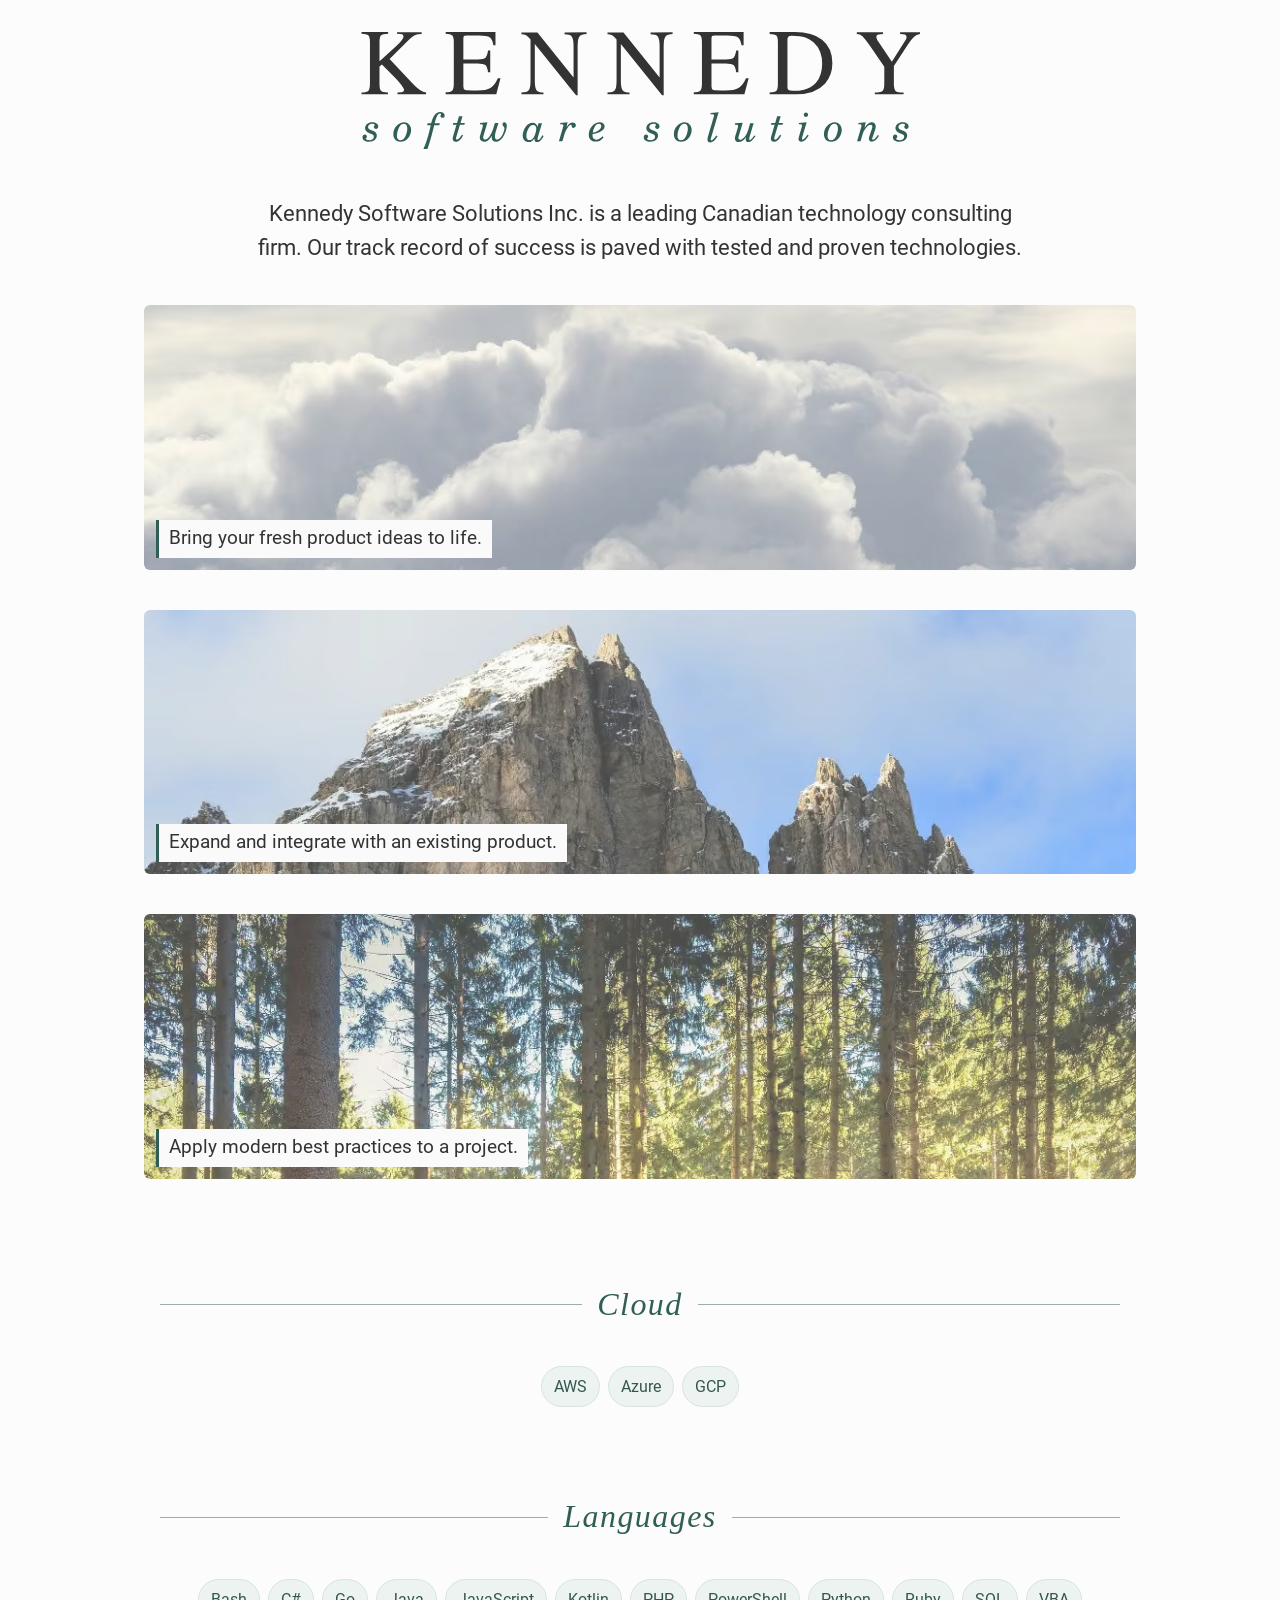
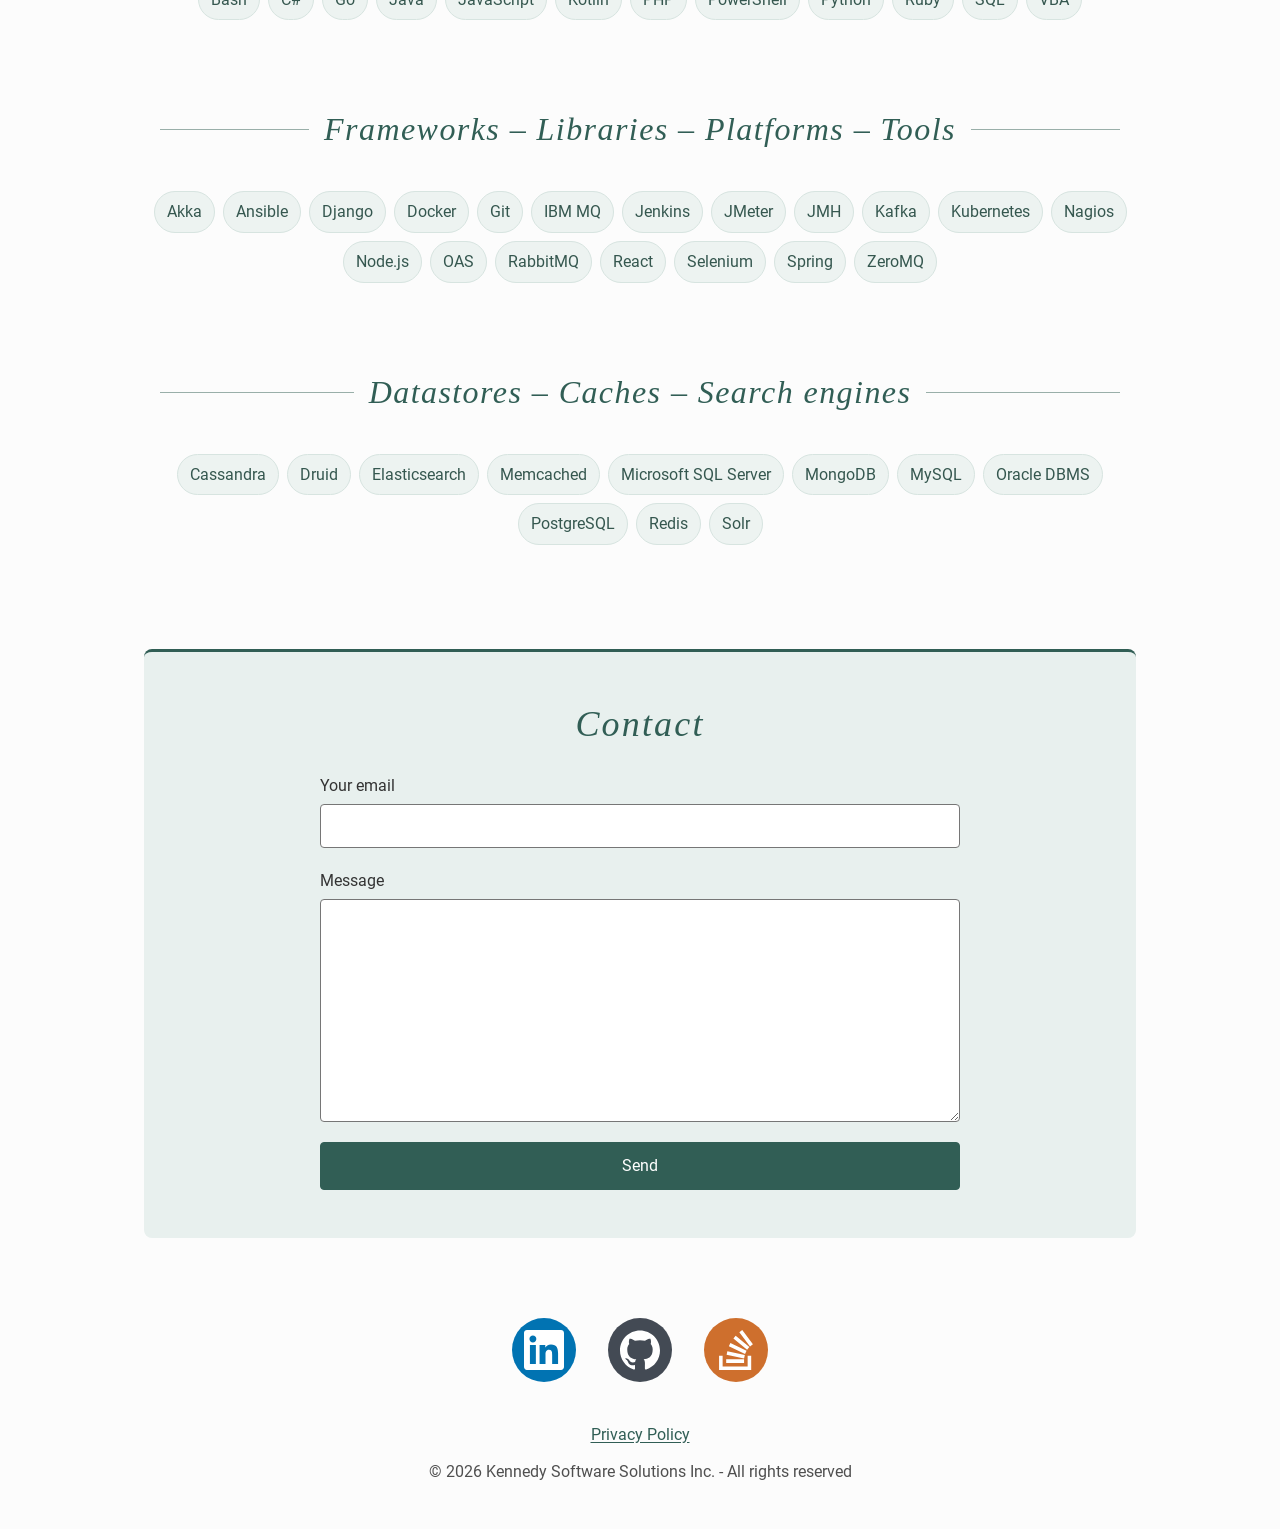
<file: index.html>
<!DOCTYPE html>
<html lang="en">
    <head>
        <!-- charset first: the spec wants it inside the first 1024 bytes -->
        <meta charset="UTF-8">
        <meta name="viewport" content="width=device-width, initial-scale=1.0">

        <title>Kennedy Software Solutions</title>
        <meta name="description"
              content="Kennedy Software Solutions Inc. is an information technology consulting firm serving the Greater Toronto Area">
        <meta name="author" content="Kennedy Software Solutions Inc.">
        <link rel="canonical" href="https://kennedy.software/">
        <meta name="theme-color" content="#FCFCFC">

        <!-- Start the font fetch now rather than after the CSS has parsed.
             crossorigin is required even same-origin; without it the preload
             is discarded and the font is downloaded twice. -->
        <link rel="preload" href="/fonts/roboto-v29-latin-regular.woff2" as="font" type="font/woff2" crossorigin>
        <link rel="stylesheet" href="/css/index.css">

        <link rel="icon" href="/favicon-32.png" sizes="32x32">
        <link rel="icon" href="/favicon-192.png" sizes="192x192">
        <link rel="apple-touch-icon" href="/apple-touch-icon.png">

        <meta property="og:type" content="website">
        <meta property="og:site_name" content="Kennedy Software Solutions Inc.">
        <meta property="og:title" content="Kennedy Software Solutions">
        <meta property="og:description"
              content="A Canadian technology consulting firm serving the Greater Toronto Area.">
        <meta property="og:url" content="https://kennedy.software/">
        <meta property="og:image" content="https://kennedy.software/img/og-card.png">
        <meta property="og:image:width" content="1200">
        <meta property="og:image:height" content="630">
        <meta name="twitter:card" content="summary_large_image">

        <script type="application/ld+json">
        {
            "@context": "https://schema.org",
            "@type": "ProfessionalService",
            "name": "Kennedy Software Solutions Inc.",
            "url": "https://kennedy.software/",
            "logo": "https://kennedy.software/img/logo.svg",
            "image": "https://kennedy.software/img/og-card.png",
            "description": "Kennedy Software Solutions Inc. is an information technology consulting firm serving the Greater Toronto Area.",
            "areaServed": {
                "@type": "Place",
                "name": "Greater Toronto Area"
            },
            "address": {
                "@type": "PostalAddress",
                "addressRegion": "ON",
                "addressCountry": "CA"
            },
            "sameAs": [
                "https://ca.linkedin.com/in/kennedyms",
                "https://github.com/ksean",
                "https://stackoverflow.com/users/2387016/sean-kennedy"
            ]
        }
        </script>
    </head>
    <body>
        <div class="kss-container">
            <header class="kss-header">
                <h1><img alt="Kennedy Software Solutions" src="/img/logo.svg"
                         width="559" height="104"></h1>
            </header>
            <main>
                <p class="kss-description">
                    Kennedy Software Solutions Inc. is a leading Canadian technology consulting firm.
                    Our track record of success is paved with tested and proven technologies.
                </p>

                <figure class="kss-banner">
                    <picture>
                        <source type="image/avif"
                                srcset="/img/create-480.avif 480w, /img/create-768.avif 768w, /img/create-1024.avif 1024w"
                                sizes="(min-width: 1024px) 992px, calc(100vw - 32px)">
                        <source type="image/webp"
                                srcset="/img/create-480.webp 480w, /img/create-768.webp 768w, /img/create-1024.webp 1024w"
                                sizes="(min-width: 1024px) 992px, calc(100vw - 32px)">
                        <img src="/img/create.jpg" alt=""
                             width="1024" height="273" fetchpriority="high" decoding="async">
                    </picture>
                    <figcaption>Bring your fresh product ideas to life.</figcaption>
                </figure>

                <figure class="kss-banner">
                    <picture>
                        <source type="image/avif"
                                srcset="/img/extend-480.avif 480w, /img/extend-768.avif 768w, /img/extend-1024.avif 1024w"
                                sizes="(min-width: 1024px) 992px, calc(100vw - 32px)">
                        <source type="image/webp"
                                srcset="/img/extend-480.webp 480w, /img/extend-768.webp 768w, /img/extend-1024.webp 1024w"
                                sizes="(min-width: 1024px) 992px, calc(100vw - 32px)">
                        <img src="/img/extend.jpg" alt=""
                             width="1024" height="273" fetchpriority="high" decoding="async">
                    </picture>
                    <figcaption>Expand and integrate with an existing product.</figcaption>
                </figure>

                <figure class="kss-banner">
                    <picture>
                        <source type="image/avif"
                                srcset="/img/mentor-480.avif 480w, /img/mentor-768.avif 768w, /img/mentor-1024.avif 1024w"
                                sizes="(min-width: 1024px) 992px, calc(100vw - 32px)">
                        <source type="image/webp"
                                srcset="/img/mentor-480.webp 480w, /img/mentor-768.webp 768w, /img/mentor-1024.webp 1024w"
                                sizes="(min-width: 1024px) 992px, calc(100vw - 32px)">
                        <img src="/img/mentor.jpg" alt=""
                             width="1024" height="273" loading="lazy" decoding="async">
                    </picture>
                    <figcaption>Apply modern best practices to a project.</figcaption>
                </figure>

                <div class="kss-skills">
                    <h2 class="kss-skills-title" id="skills-cloud">Cloud</h2>
                    <ul class="kss-chips" aria-labelledby="skills-cloud">
                        <li class="chip">AWS</li>
                        <li class="chip">Azure</li>
                        <li class="chip">GCP</li>
                    </ul>

                    <h2 class="kss-skills-title" id="skills-languages">Languages</h2>
                    <ul class="kss-chips" aria-labelledby="skills-languages">
                        <li class="chip">Bash</li>
                        <li class="chip">C#</li>
                        <li class="chip">Go</li>
                        <li class="chip">Java</li>
                        <li class="chip">JavaScript</li>
                        <li class="chip">Kotlin</li>
                        <li class="chip">PHP</li>
                        <li class="chip">PowerShell</li>
                        <li class="chip">Python</li>
                        <li class="chip">Ruby</li>
                        <li class="chip">SQL</li>
                        <li class="chip">VBA</li>
                    </ul>

                    <h2 class="kss-skills-title" id="skills-frameworks">Frameworks &ndash; Libraries &ndash; Platforms &ndash; Tools</h2>
                    <ul class="kss-chips" aria-labelledby="skills-frameworks">
                        <li class="chip">Akka</li>
                        <li class="chip">Ansible</li>
                        <li class="chip">Django</li>
                        <li class="chip">Docker</li>
                        <li class="chip">Git</li>
                        <li class="chip">IBM MQ</li>
                        <li class="chip">Jenkins</li>
                        <li class="chip">JMeter</li>
                        <li class="chip">JMH</li>
                        <li class="chip">Kafka</li>
                        <li class="chip">Kubernetes</li>
                        <li class="chip">Nagios</li>
                        <li class="chip">Node.js</li>
                        <li class="chip">OAS</li>
                        <li class="chip">RabbitMQ</li>
                        <li class="chip">React</li>
                        <li class="chip">Selenium</li>
                        <li class="chip">Spring</li>
                        <li class="chip">ZeroMQ</li>
                    </ul>

                    <h2 class="kss-skills-title" id="skills-datastores">Datastores &ndash; Caches &ndash; Search engines</h2>
                    <ul class="kss-chips" aria-labelledby="skills-datastores">
                        <li class="chip">Cassandra</li>
                        <li class="chip">Druid</li>
                        <li class="chip">Elasticsearch</li>
                        <li class="chip">Memcached</li>
                        <li class="chip">Microsoft SQL Server</li>
                        <li class="chip">MongoDB</li>
                        <li class="chip">MySQL</li>
                        <li class="chip">Oracle DBMS</li>
                        <li class="chip">PostgreSQL</li>
                        <li class="chip">Redis</li>
                        <li class="chip">Solr</li>
                    </ul>
                </div>

                <div class="kss-contact">
                    <h2 class="kss-contact-title">Contact</h2>
                    <form action="https://formspree.io/f/xvovnkgl" method="POST">
                        <div class="kss-field">
                            <label for="email">Your email</label>
                            <input id="email" type="email" name="_replyto"
                                   autocomplete="email" required>
                        </div>
                        <div class="kss-field">
                            <label for="message">Message</label>
                            <textarea id="message" name="message" rows="8" required></textarea>
                        </div>
                        <input type="hidden" name="_subject" value="Enquiry via kennedy.software">
                        <!-- Formspree discards any submission that fills _gotcha -->
                        <div class="kss-hp" aria-hidden="true">
                            <label for="company">Leave this field empty</label>
                            <input id="company" type="text" name="_gotcha" tabindex="-1" autocomplete="off">
                        </div>
                        <button class="kss-submit" type="submit">Send</button>
                    </form>
                </div>
            </main>

            <footer>
                <div class="kss-social">
                    <a target="_blank" rel="noreferrer" href="https://ca.linkedin.com/in/kennedyms">
                        <svg class="kss-social-icon" viewBox="0 0 32 32" width="64" height="64" aria-hidden="true" focusable="false">
                            <circle cx="16" cy="16" r="16" fill="#0173B2"/>
                            <g transform="translate(6 6) scale(0.833333)" fill="#fff"><path d="M20.447 20.452h-3.554v-5.569c0-1.328-.027-3.037-1.852-3.037-1.853 0-2.136 1.445-2.136 2.939v5.667H9.351V9h3.414v1.561h.046c.477-.9 1.637-1.85 3.37-1.85 3.601 0 4.267 2.37 4.267 5.455v6.286zM5.337 7.433c-1.144 0-2.063-.926-2.063-2.065 0-1.138.92-2.063 2.063-2.063 1.14 0 2.064.925 2.064 2.063 0 1.139-.925 2.065-2.064 2.065zm1.782 13.019H3.555V9h3.564v11.452zM22.225 0H1.771C.792 0 0 .774 0 1.729v20.542C0 23.227.792 24 1.771 24h20.451C23.2 24 24 23.227 24 22.271V1.729C24 .774 23.2 0 22.222 0h.003z"/></g>
                        </svg>
                        <span class="visually-hidden">LinkedIn (opens in a new tab)</span>
                    </a>
                    <a target="_blank" rel="noreferrer" href="https://github.com/ksean">
                        <svg class="kss-social-icon" viewBox="0 0 32 32" width="64" height="64" aria-hidden="true" focusable="false">
                            <circle cx="16" cy="16" r="16" fill="#434A54"/>
                            <g transform="translate(6 6) scale(0.833333)" fill="#fff"><path d="M12 .297c-6.63 0-12 5.373-12 12 0 5.303 3.438 9.8 8.205 11.385.6.113.82-.258.82-.577 0-.285-.01-1.04-.015-2.04-3.338.724-4.042-1.61-4.042-1.61C4.422 18.07 3.633 17.7 3.633 17.7c-1.087-.744.084-.729.084-.729 1.205.084 1.838 1.236 1.838 1.236 1.07 1.835 2.809 1.305 3.495.998.108-.776.417-1.305.76-1.605-2.665-.3-5.466-1.332-5.466-5.93 0-1.31.465-2.38 1.235-3.22-.135-.303-.54-1.523.105-3.176 0 0 1.005-.322 3.3 1.23.96-.267 1.98-.399 3-.405 1.02.006 2.04.138 3 .405 2.28-1.552 3.285-1.23 3.285-1.23.645 1.653.24 2.873.12 3.176.765.84 1.23 1.91 1.23 3.22 0 4.61-2.805 5.625-5.475 5.92.42.36.81 1.096.81 2.22 0 1.606-.015 2.896-.015 3.286 0 .315.21.69.825.57C20.565 22.092 24 17.592 24 12.297c0-6.627-5.373-12-12-12"/></g>
                        </svg>
                        <span class="visually-hidden">GitHub (opens in a new tab)</span>
                    </a>
                    <a target="_blank" rel="noreferrer" href="https://stackoverflow.com/users/2387016/sean-kennedy">
                        <svg class="kss-social-icon" viewBox="0 0 32 32" width="64" height="64" aria-hidden="true" focusable="false">
                            <circle cx="16" cy="16" r="16" fill="#CE6F2D"/>
                            <g transform="translate(6 6) scale(0.833333)" fill="#fff"><path d="M18.986 21.865v-6.404h2.134V24H1.844v-8.539h2.13v6.404h15.012zM6.111 19.731H16.85v-2.137H6.111v2.137zm.259-4.852l10.48 2.189.451-2.07-10.478-2.187-.453 2.068zm1.359-5.056l9.705 4.53.903-1.95-9.706-4.53-.902 1.936v.014zm2.715-4.785l8.217 6.855 1.359-1.62-8.216-6.853-1.35 1.617-.01.001zM15.751 0l-1.746 1.294 6.405 8.604 1.746-1.294L15.751 0z"/></g>
                        </svg>
                        <span class="visually-hidden">Stack Overflow (opens in a new tab)</span>
                    </a>
                </div>

                <div class="notices">
                    <a href="/privacy.html">Privacy Policy</a>
                    <p>&copy; 2026 Kennedy Software Solutions Inc. - All rights reserved</p>
                </div>
            </footer>
        </div>
    </body>
</html>
</file>
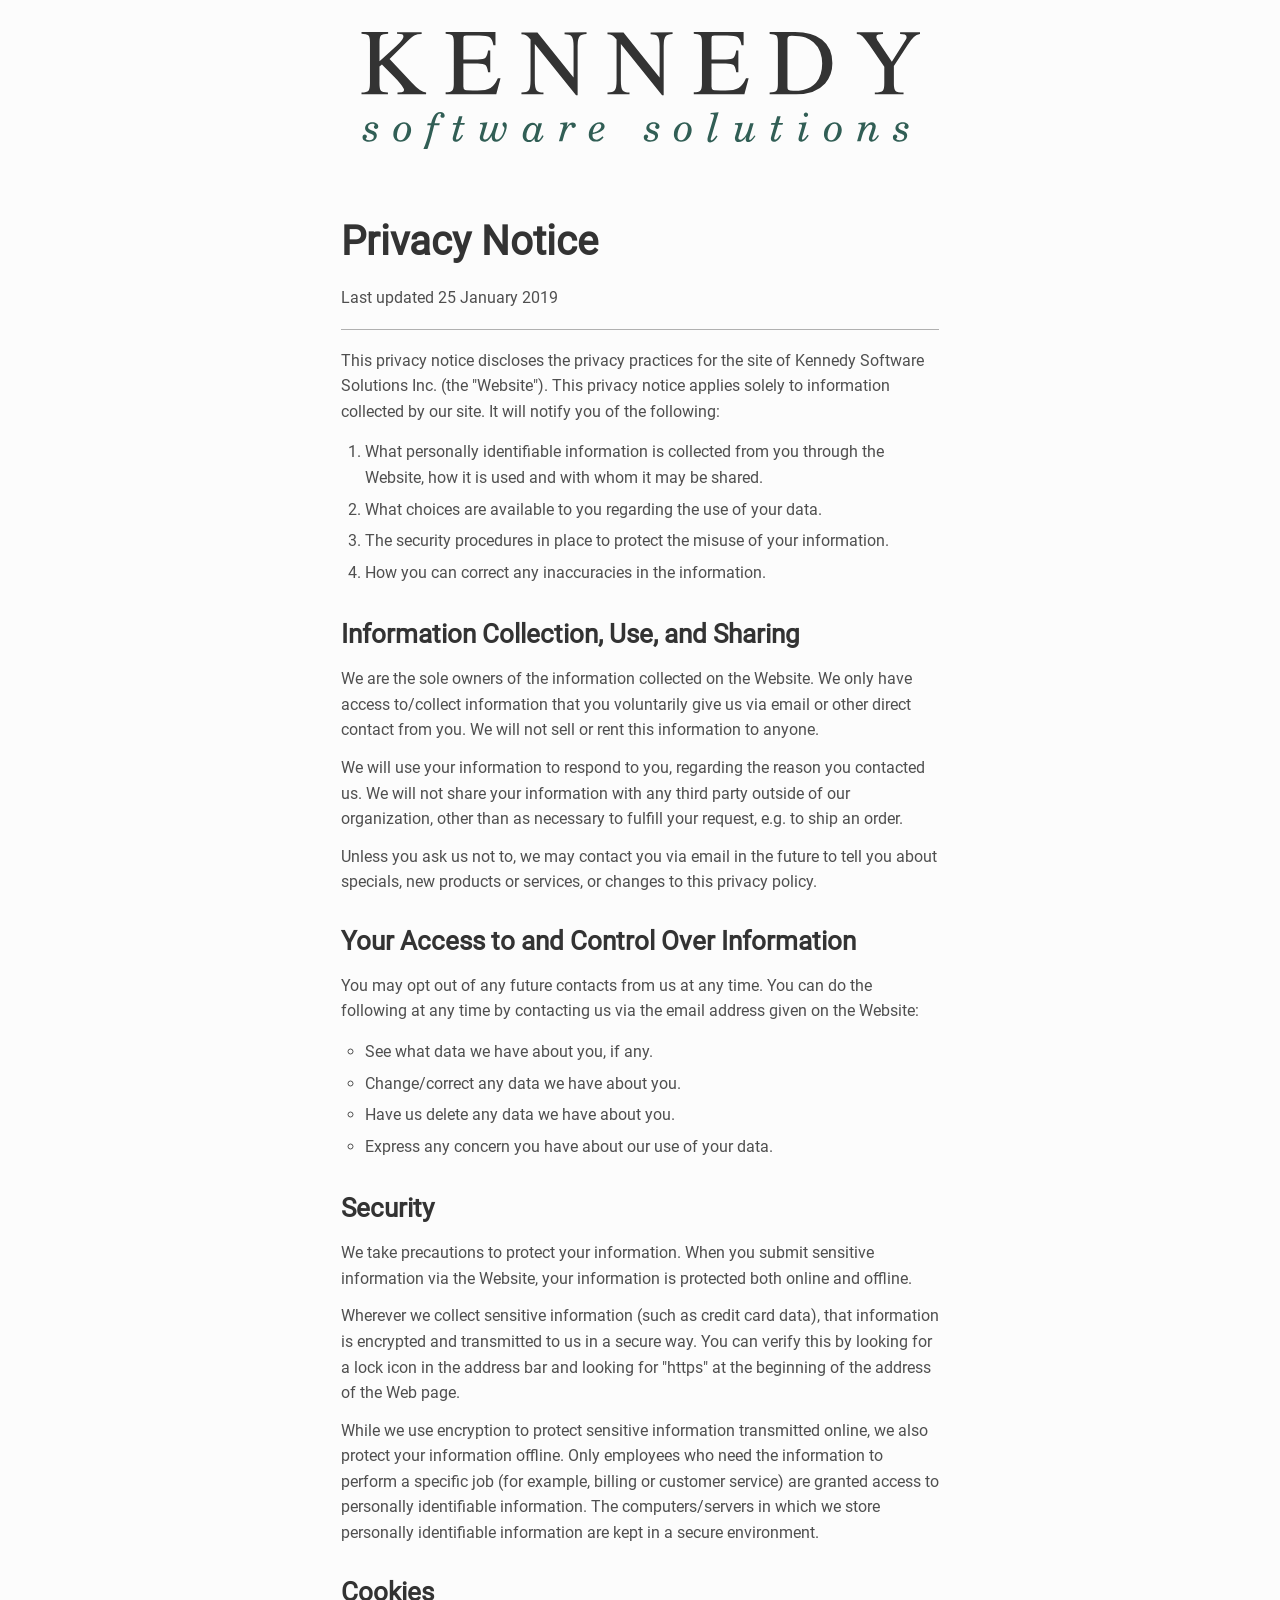
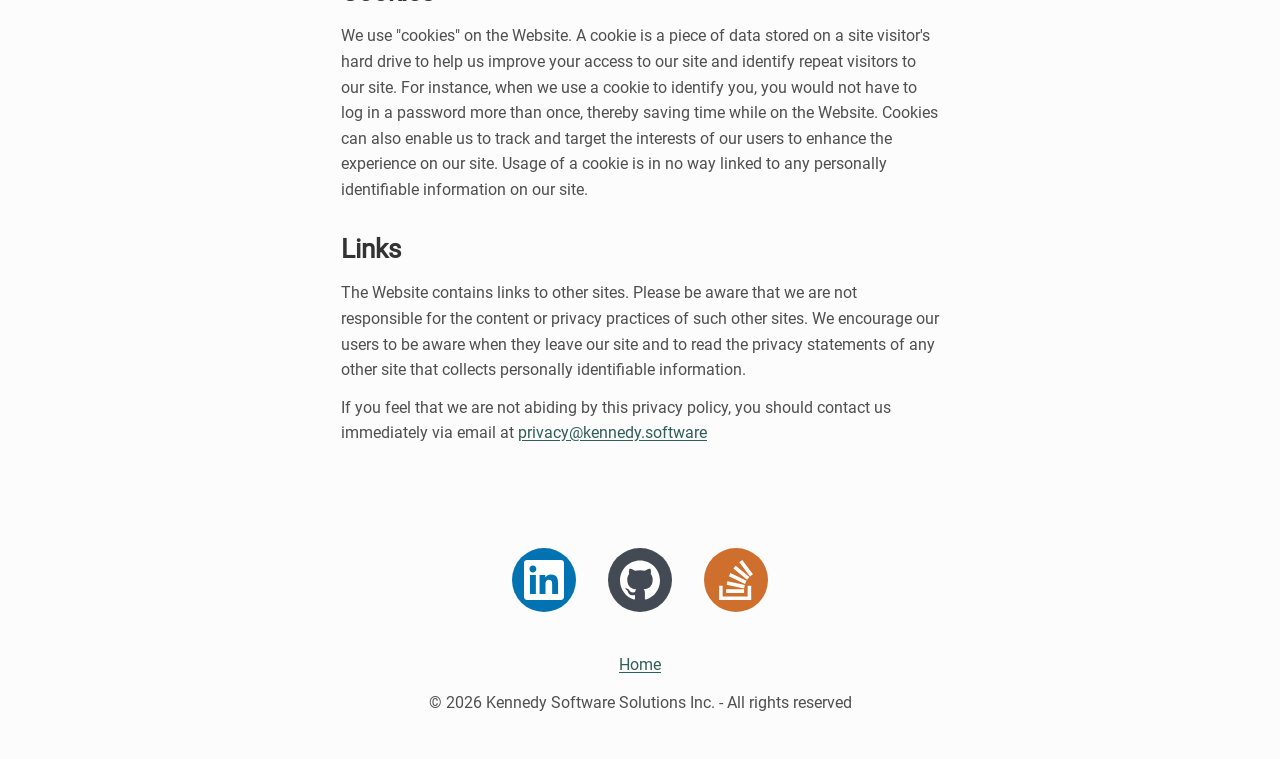
<file: privacy.html>
<!DOCTYPE html>
<html lang="en">
    <head>
        <meta charset="UTF-8">
        <meta name="viewport" content="width=device-width, initial-scale=1.0">

        <title>Privacy Notice &ndash; Kennedy Software Solutions</title>
        <meta name="description"
              content="How Kennedy Software Solutions Inc. collects, uses and protects information submitted through kennedy.software">
        <meta name="author" content="Kennedy Software Solutions Inc.">
        <link rel="canonical" href="https://kennedy.software/privacy.html">
        <meta name="theme-color" content="#FCFCFC">

        <link rel="preload" href="/fonts/roboto-v29-latin-regular.woff2" as="font" type="font/woff2" crossorigin>
        <link rel="stylesheet" href="/css/index.css">

        <link rel="icon" href="/favicon-32.png" sizes="32x32">
        <link rel="icon" href="/favicon-192.png" sizes="192x192">
        <link rel="apple-touch-icon" href="/apple-touch-icon.png">
    </head>
    <body>
        <div class="kss-container">
            <header class="kss-header">
                <a href="/"><img alt="Kennedy Software Solutions" src="/img/logo.svg"
                                 width="559" height="104" fetchpriority="high"></a>
            </header>

            <main class="kss-prose">
                <h1>Privacy Notice</h1>
                <p class="kss-updated">Last updated <time datetime="2019-01-25">25 January 2019</time></p>
                <hr>
                <p>This privacy notice discloses the privacy practices for the site of Kennedy Software Solutions Inc. (the "Website"). This privacy notice applies solely to information collected by our site. It will notify you of the following:</p>

                <ol>
                <li>What personally identifiable information is collected from you through the Website, how it is used and with whom it may be shared.</li>
                <li>What choices are available to you regarding the use of your data.</li>
                <li>The security procedures in place to protect the misuse of your information.</li>
                <li>How you can correct any inaccuracies in the information.</li>
                </ol>

                <h2>Information Collection, Use, and Sharing</h2>
                <p>We are the sole owners of the information collected on the Website. We only have access to/collect information that you voluntarily give us via email or other direct contact from you. We will not sell or rent this information to anyone.</p>
                <p>We will use your information to respond to you, regarding the reason you contacted us. We will not share your information with any third party outside of our organization, other than as necessary to fulfill your request, e.g. to ship an order.</p>
                <p>Unless you ask us not to, we may contact you via email in the future to tell you about specials, new products or services, or changes to this privacy policy.</p>

                <h2>Your Access to and Control Over Information</h2>
                <p>You may opt out of any future contacts from us at any time. You can do the following at any time by contacting us via the email address given on the Website:</p>
                <ul>
                <li>See what data we have about you, if any.</li>
                <li>Change/correct any data we have about you.</li>
                <li>Have us delete any data we have about you.</li>
                <li>Express any concern you have about our use of your data.</li>
                </ul>

                <h2>Security</h2>
                <p>We take precautions to protect your information. When you submit sensitive information via the Website, your information is protected both online and offline.</p>
                <p>Wherever we collect sensitive information (such as credit card data), that information is encrypted and transmitted to us in a secure way. You can verify this by looking for a lock icon in the address bar and looking for "https" at the beginning of the address of the Web page.</p>
                <p>While we use encryption to protect sensitive information transmitted online, we also protect your information offline. Only employees who need the information to perform a specific job (for example, billing or customer service) are granted access to personally identifiable information. The computers/servers in which we store personally identifiable information are kept in a secure environment.</p>

                <h2>Cookies</h2>
                <p>We use "cookies" on the Website. A cookie is a piece of data stored on a site visitor's hard drive to help us improve your access to our site and identify repeat visitors to our site. For instance, when we use a cookie to identify you, you would not have to log in a password more than once, thereby saving time while on the Website. Cookies can also enable us to track and target the interests of our users to enhance the experience on our site. Usage of a cookie is in no way linked to any personally identifiable information on our site.</p>

                <h2>Links</h2>
                <p>The Website contains links to other sites. Please be aware that we are not responsible for the content or privacy practices of such other sites. We encourage our users to be aware when they leave our site and to read the privacy statements of any other site that collects personally identifiable information.</p>

                <p>If you feel that we are not abiding by this privacy policy, you should contact us immediately via email at <a href="mailto:privacy@kennedy.software">privacy@kennedy.software</a></p>
            </main>

            <footer>
                <div class="kss-social">
                    <a target="_blank" rel="noreferrer" href="https://ca.linkedin.com/in/kennedyms">
                        <svg class="kss-social-icon" viewBox="0 0 32 32" width="64" height="64" aria-hidden="true" focusable="false">
                            <circle cx="16" cy="16" r="16" fill="#0173B2"/>
                            <g transform="translate(6 6) scale(0.833333)" fill="#fff"><path d="M20.447 20.452h-3.554v-5.569c0-1.328-.027-3.037-1.852-3.037-1.853 0-2.136 1.445-2.136 2.939v5.667H9.351V9h3.414v1.561h.046c.477-.9 1.637-1.85 3.37-1.85 3.601 0 4.267 2.37 4.267 5.455v6.286zM5.337 7.433c-1.144 0-2.063-.926-2.063-2.065 0-1.138.92-2.063 2.063-2.063 1.14 0 2.064.925 2.064 2.063 0 1.139-.925 2.065-2.064 2.065zm1.782 13.019H3.555V9h3.564v11.452zM22.225 0H1.771C.792 0 0 .774 0 1.729v20.542C0 23.227.792 24 1.771 24h20.451C23.2 24 24 23.227 24 22.271V1.729C24 .774 23.2 0 22.222 0h.003z"/></g>
                        </svg>
                        <span class="visually-hidden">LinkedIn (opens in a new tab)</span>
                    </a>
                    <a target="_blank" rel="noreferrer" href="https://github.com/ksean">
                        <svg class="kss-social-icon" viewBox="0 0 32 32" width="64" height="64" aria-hidden="true" focusable="false">
                            <circle cx="16" cy="16" r="16" fill="#434A54"/>
                            <g transform="translate(6 6) scale(0.833333)" fill="#fff"><path d="M12 .297c-6.63 0-12 5.373-12 12 0 5.303 3.438 9.8 8.205 11.385.6.113.82-.258.82-.577 0-.285-.01-1.04-.015-2.04-3.338.724-4.042-1.61-4.042-1.61C4.422 18.07 3.633 17.7 3.633 17.7c-1.087-.744.084-.729.084-.729 1.205.084 1.838 1.236 1.838 1.236 1.07 1.835 2.809 1.305 3.495.998.108-.776.417-1.305.76-1.605-2.665-.3-5.466-1.332-5.466-5.93 0-1.31.465-2.38 1.235-3.22-.135-.303-.54-1.523.105-3.176 0 0 1.005-.322 3.3 1.23.96-.267 1.98-.399 3-.405 1.02.006 2.04.138 3 .405 2.28-1.552 3.285-1.23 3.285-1.23.645 1.653.24 2.873.12 3.176.765.84 1.23 1.91 1.23 3.22 0 4.61-2.805 5.625-5.475 5.92.42.36.81 1.096.81 2.22 0 1.606-.015 2.896-.015 3.286 0 .315.21.69.825.57C20.565 22.092 24 17.592 24 12.297c0-6.627-5.373-12-12-12"/></g>
                        </svg>
                        <span class="visually-hidden">GitHub (opens in a new tab)</span>
                    </a>
                    <a target="_blank" rel="noreferrer" href="https://stackoverflow.com/users/2387016/sean-kennedy">
                        <svg class="kss-social-icon" viewBox="0 0 32 32" width="64" height="64" aria-hidden="true" focusable="false">
                            <circle cx="16" cy="16" r="16" fill="#CE6F2D"/>
                            <g transform="translate(6 6) scale(0.833333)" fill="#fff"><path d="M18.986 21.865v-6.404h2.134V24H1.844v-8.539h2.13v6.404h15.012zM6.111 19.731H16.85v-2.137H6.111v2.137zm.259-4.852l10.48 2.189.451-2.07-10.478-2.187-.453 2.068zm1.359-5.056l9.705 4.53.903-1.95-9.706-4.53-.902 1.936v.014zm2.715-4.785l8.217 6.855 1.359-1.62-8.216-6.853-1.35 1.617-.01.001zM15.751 0l-1.746 1.294 6.405 8.604 1.746-1.294L15.751 0z"/></g>
                        </svg>
                        <span class="visually-hidden">Stack Overflow (opens in a new tab)</span>
                    </a>
                </div>

                <div class="notices">
                    <a href="/">Home</a>
                    <p>&copy; 2026 Kennedy Software Solutions Inc. - All rights reserved</p>
                </div>
            </footer>
        </div>
    </body>
</html>
</file>
<file: css/index.css>
/* ==========================================================================
   Kennedy Software Solutions Inc.
   Single stylesheet. Loaded directly (there is no minified twin to keep in
   sync) — at this size the build step cost more than the bytes it saved.
   ========================================================================== */

/* --------------------------------------------------------------------------
   FONTS
   woff2 only: it covers ~98% of browsers, and every other format we used to
   ship (eot/ttf/svg/woff) targeted browsers that no longer exist.
   font-display belongs *here*, as a @font-face descriptor — not in a normal
   rule, where it is silently discarded and the face falls back to `auto`
   (up to 3s of invisible text).
   -------------------------------------------------------------------------- */
@font-face {
    font-family: 'Roboto';
    font-style: normal;
    font-weight: 400;
    font-display: swap;
    src: url('../fonts/roboto-v29-latin-regular.woff2') format('woff2');
}

/* --------------------------------------------------------------------------
   TOKENS
   Every value below is a rendered colour. The page used to carry
   `opacity: .8` on its container, which meant no colour was the colour the
   stylesheet claimed — and it pushed the skill chips to 4.09:1, under AA.
   Contrast against #FCFCFC is noted where it matters.
   -------------------------------------------------------------------------- */
:root {
    --kss-page:        #FCFCFC;
    --kss-ink:         #4F4F4F;  /*  7.98:1  body copy                  */
    --kss-ink-strong:  #333333;  /* 12.32:1  headings, captions         */
    --kss-accent:      #315E55;  /*  7.15:1  restrained evergreen      */
    --kss-accent-dark: #24483F;
    --kss-accent-soft: #E8F0EE;
    --kss-chip-bg:     #EDF3F1;
    --kss-chip-ink:    #35574F;
    --kss-field:       #FFFFFF;
    --kss-border:      #767676;  /*  4.43:1  control boundaries (1.4.11)*/
    --kss-hairline:    #B0B0B0;  /* decorative rules only               */
    --kss-focus:       #1B4EC4;  /*  6.98:1  focus ring                 */
    --kss-caption-bg:  #FAFAFA;  /* opaque: caption contrast no longer
                                    depends on the photo behind it      */
}

/* --------------------------------------------------------------------------
   RESET
   Replaces the Meyer reset, which still named applet, acronym, big, center,
   strike, tt and hgroup — all removed from HTML — and applied box-sizing to
   two input types instead of everything.
   -------------------------------------------------------------------------- */
*, *::before, *::after {
    box-sizing: border-box;
}
body, h1, h2, p, figure, figcaption, ul, ol {
    margin: 0;
    padding: 0;
}
ul[class] {
    list-style: none;
}
img, svg, picture {
    display: block;
    max-width: 100%;
}
img {
    height: auto;
}
input, textarea, button {
    font: inherit;
    color: inherit;
}
button {
    background: none;
    border: 0;
}

/* --------------------------------------------------------------------------
   BASE
   -------------------------------------------------------------------------- */
html {
    /* stops iOS Safari inflating text when the device is turned to landscape */
    -webkit-text-size-adjust: 100%;
    text-size-adjust: 100%;
}
body {
    background-color: var(--kss-page);
    color: var(--kss-ink);
    font-family: 'Roboto', system-ui, sans-serif;
    font-size: 16px;
    line-height: 1.6;
}
a {
    color: var(--kss-accent);
    text-underline-offset: .15em;
}

/* One focus style for the whole site. The old stylesheet defined none, and
   the container opacity dimmed the browser default on top of that. */
:focus-visible {
    outline: 3px solid var(--kss-focus);
    outline-offset: 2px;
    border-radius: 2px;
}

/* Names for icon-only links. Replaces `font-size: 0`, which left the link
   with no visible content at all once forced-colors mode dropped the CSS
   background images that were standing in for its label. */
.visually-hidden {
    position: absolute;
    width: 1px;
    height: 1px;
    margin: -1px;
    padding: 0;
    overflow: hidden;
    white-space: nowrap;
    clip-path: inset(50%);
    border: 0;
}

.kss-container {
    padding: clamp(16px, 3vw, 32px);
    margin: 0 auto;
    max-width: 1056px;
}

/* --------------------------------------------------------------------------
   HEADER
   -------------------------------------------------------------------------- */
.kss-header {
    padding-bottom: clamp(24px, 4vw, 40px);
}
.kss-header img {
    margin: 0 auto;
}
.kss-description {
    padding: 8px 0 clamp(24px, 4vw, 40px);
    width: 90%;
    max-width: 65ch;
    color: var(--kss-ink-strong);
    font-size: clamp(18px, 1rem + .5vw, 22px);
    line-height: 1.55;
    text-align: center;
    margin: 0 auto;
}

/* --------------------------------------------------------------------------
   BANNERS
   figure/figcaption, so the caption is programmatically tied to its image.
   The photos are decorative (alt="") — the caption carries the message.
   -------------------------------------------------------------------------- */
.kss-banner {
    position: relative;
    margin: 0 0 clamp(24px, 4vw, 40px);
}
.kss-banner img {
    width: 100%;
    opacity: .7;
    border-radius: 6px;
}
.kss-banner figcaption {
    position: absolute;
    bottom: 12px;
    left: 12px;
    max-width: calc(100% - 24px);
    color: var(--kss-ink-strong);
    background-color: var(--kss-caption-bg);
    border-left: 3px solid var(--kss-accent);
    padding: 6px 10px;
    font-size: clamp(17px, 1rem + .2vw, 19px);
    line-height: 1.4;
}

/* Below ~420px the banner is short enough that an absolutely positioned
   caption can overflow past the top of its own image once it wraps. Put it
   back in flow rather than letting it escape. */
@media (max-width: 420px) {
    .kss-banner figcaption {
        position: static;
        margin-top: 8px;
        max-width: none;
    }
}

/* --------------------------------------------------------------------------
   SKILLS
   -------------------------------------------------------------------------- */
.kss-skills {
    text-align: center;
}

/* Centred heading flanked by rules. The italic serif and wider tracking echo
   the "software solutions" line of the logo without another font download. */
.kss-skills-title {
    display: flex;
    align-items: center;
    gap: 15px;
    font-family: Georgia, 'Times New Roman', serif;
    font-style: italic;
    font-weight: 400;
    font-size: clamp(24px, 1.25rem + 1vw, 32px);
    line-height: 1.35;
    letter-spacing: .045em;
    color: var(--kss-accent);
    padding: clamp(40px, 6vw, 64px) 16px 16px;
}
.kss-skills-title::before,
.kss-skills-title::after {
    content: "";
    flex: 1 1 auto;
    border-bottom: 1px solid #99AFA9;
}

.kss-chips {
    display: flex;
    flex-wrap: wrap;
    justify-content: center;
    gap: 8px;
    padding: 24px 0;
}
.chip {
    background: var(--kss-chip-bg);
    color: var(--kss-chip-ink);
    border: 1px solid #D7E4E0;
    padding: 7px 12px;
    border-radius: 32px;
    font-size: 16px;
}

/* --------------------------------------------------------------------------
   CONTACT FORM
   -------------------------------------------------------------------------- */
.kss-contact {
    margin-top: clamp(48px, 8vw, 80px);
    padding: clamp(32px, 5vw, 48px) clamp(16px, 4vw, 40px);
    background-color: var(--kss-accent-soft);
    border-top: 3px solid var(--kss-accent);
    border-radius: 8px;
}
.kss-contact-title {
    font-family: Georgia, 'Times New Roman', serif;
    font-style: italic;
    font-weight: 400;
    font-size: clamp(28px, 1.5rem + 1vw, 36px);
    line-height: 1.35;
    letter-spacing: .06em;
    color: var(--kss-accent);
    text-align: center;
    padding-bottom: 24px;
}
.kss-contact form {
    max-width: 640px;
    margin: 0 auto;
}
.kss-field {
    margin-bottom: 20px;
}
.kss-field label {
    display: block;
    margin-bottom: 6px;
    color: var(--kss-ink-strong);
}
.kss-field input,
.kss-field textarea {
    display: block;
    width: 100%;
    padding: 8px 15px;
    background-color: var(--kss-field);
    border: 1px solid var(--kss-border);
    border-radius: 4px;
}
.kss-field textarea {
    resize: vertical;
}
.kss-submit {
    width: 100%;
    padding: 10px 15px;
    font-size: 16px;
    color: #FFFFFF;
    background-color: var(--kss-accent);
    border: 1px solid var(--kss-accent);
    border-radius: 4px;
    cursor: pointer;
}
.kss-submit:hover {
    background-color: var(--kss-accent-dark);
    border-color: var(--kss-accent-dark);
}

/* Spam trap. Hidden from sight and from assistive technology, but a bot
   filling every field in the form will trip it. */
.kss-hp {
    position: absolute;
    left: -9999px;
}

/* --------------------------------------------------------------------------
   PROSE (privacy notice)
   -------------------------------------------------------------------------- */
.kss-prose {
    max-width: 70ch;
    margin: 0 auto;
    padding: 16px;
}
.kss-prose h1 {
    font-size: clamp(32px, 1.75rem + 1vw, 40px);
    line-height: 1.25;
    color: var(--kss-ink-strong);
    padding: 12px 0;
}
.kss-prose h2 {
    font-size: clamp(22px, 1.25rem + .5vw, 26px);
    line-height: 1.3;
    color: var(--kss-ink-strong);
    padding: 24px 0 8px;
}
.kss-prose p {
    padding: 6px 0;
}
.kss-prose ol,
.kss-prose ul {
    padding: 6px 0 6px 24px;
}
.kss-prose ol {
    list-style-type: decimal;
}
.kss-prose ul {
    list-style-type: circle;
}
.kss-prose li {
    padding: 3px 0;
}
.kss-prose hr {
    border: 0;
    border-top: 1px solid var(--kss-hairline);
    margin: 12px 0;
}
.kss-updated {
    color: var(--kss-ink);
    padding-bottom: 12px;
}

/* --------------------------------------------------------------------------
   FOOTER
   -------------------------------------------------------------------------- */
.kss-social {
    display: flex;
    justify-content: center;
    gap: 32px;
    padding: clamp(48px, 8vw, 80px) 16px 16px;
}
.kss-social-icon {
    width: 64px;
    height: 64px;
}

/* The badges carry their own internal contrast (white glyph on a solid
   brand circle), so keep them rather than letting forced-colors flatten
   them into unrecognisable shapes. */
@media (forced-colors: active) {
    .kss-social-icon {
        forced-color-adjust: none;
    }
}

.notices {
    padding: 12px 0;
    text-align: center;
}
.notices a {
    /* inline-block so the margin actually applies — it is a dead
       declaration on an inline box */
    display: inline-block;
    margin-top: 12px;
}
.notices p {
    margin-top: 12px;
}

/* --------------------------------------------------------------------------
   MOTION
   Nothing here animates today; the guard keeps that true if anything is
   added later.
   -------------------------------------------------------------------------- */
@media (prefers-reduced-motion: reduce) {
    *,
    *::before,
    *::after {
        animation-duration: .01ms !important;
        animation-iteration-count: 1 !important;
        transition-duration: .01ms !important;
        scroll-behavior: auto !important;
    }
}
</file>
